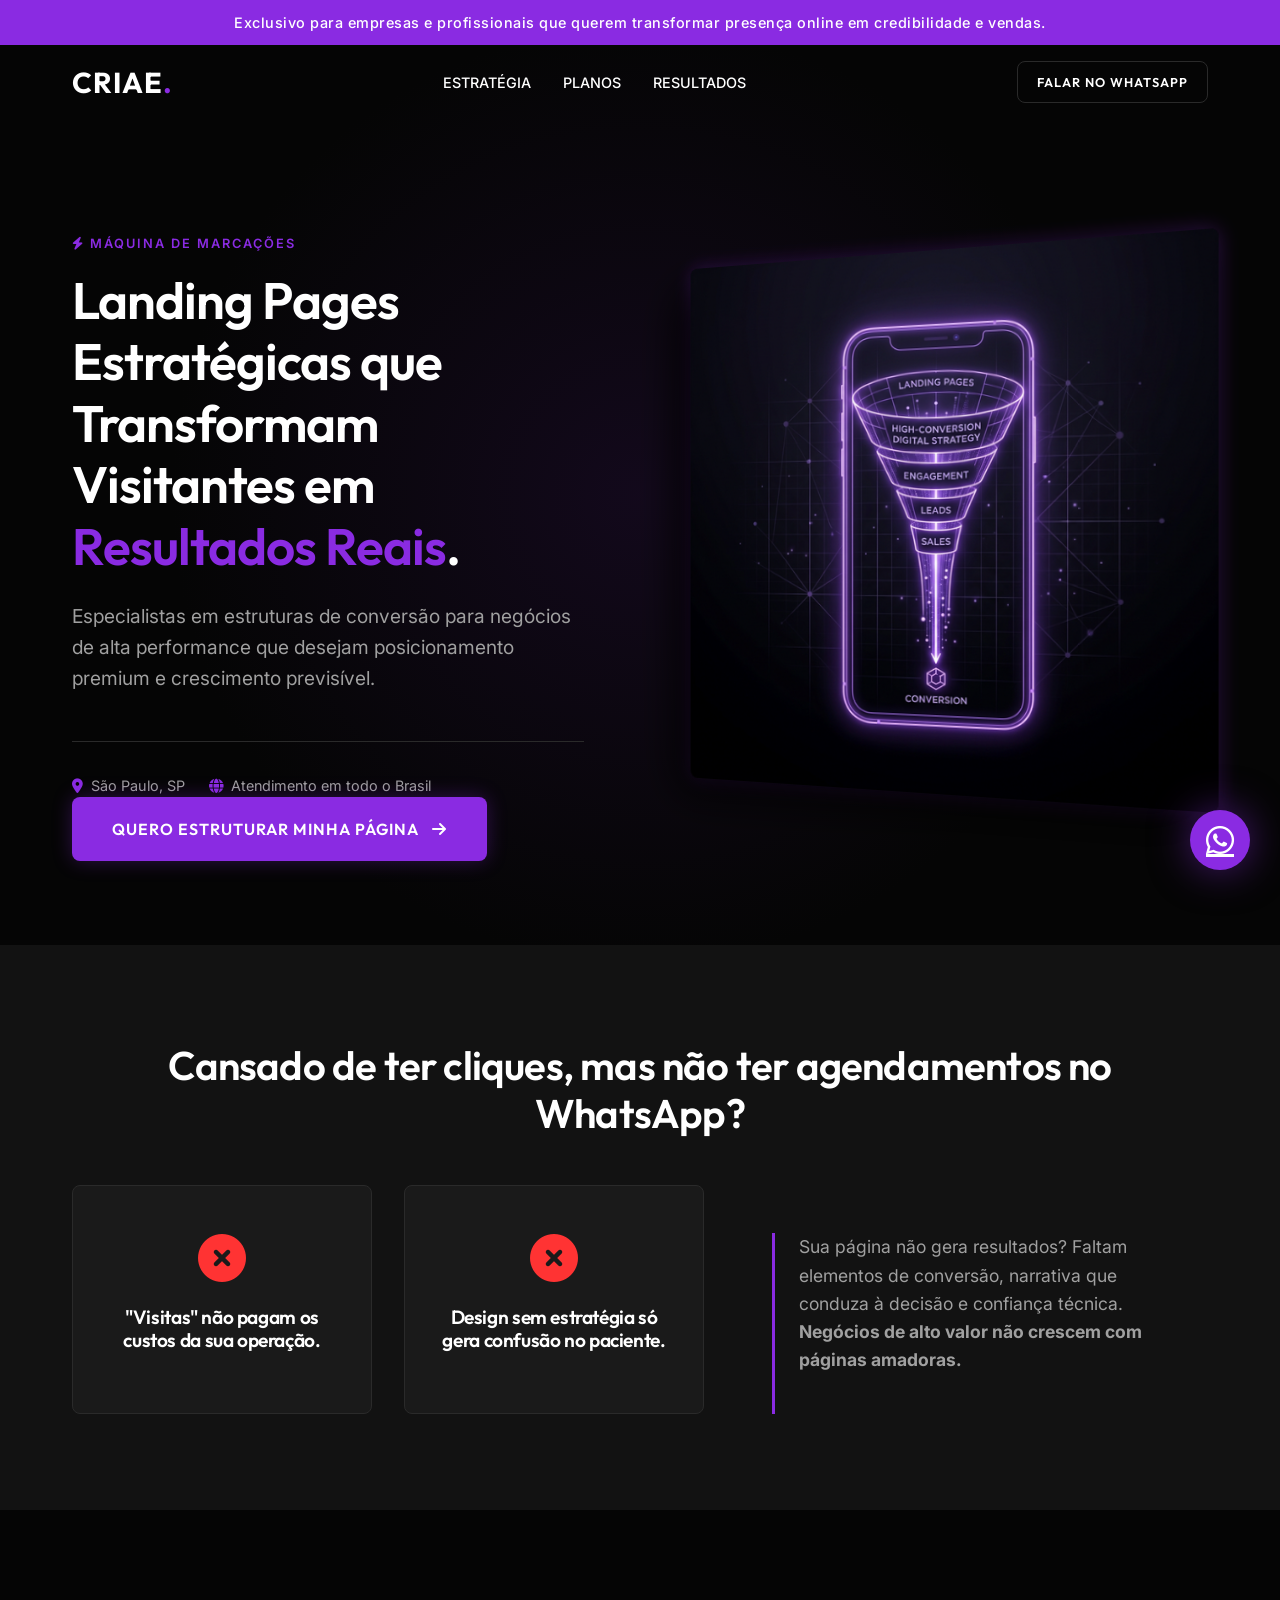
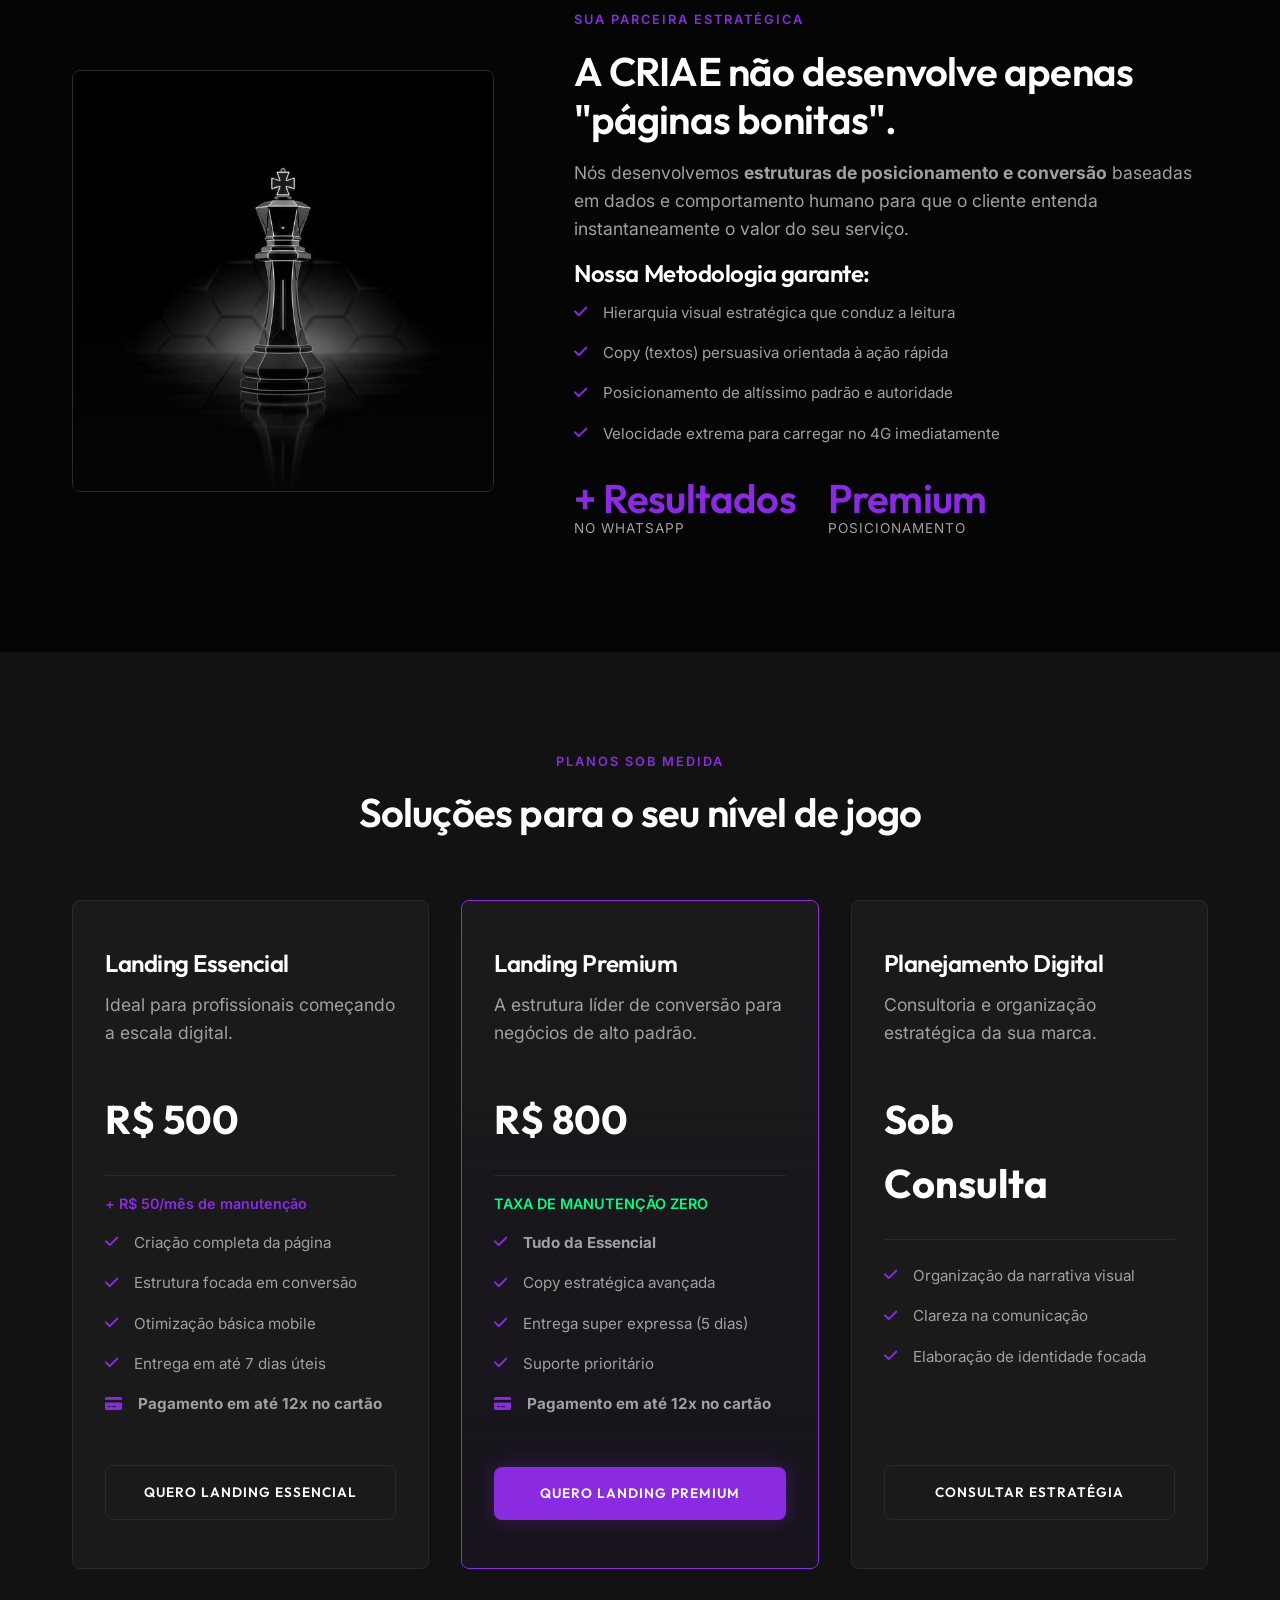
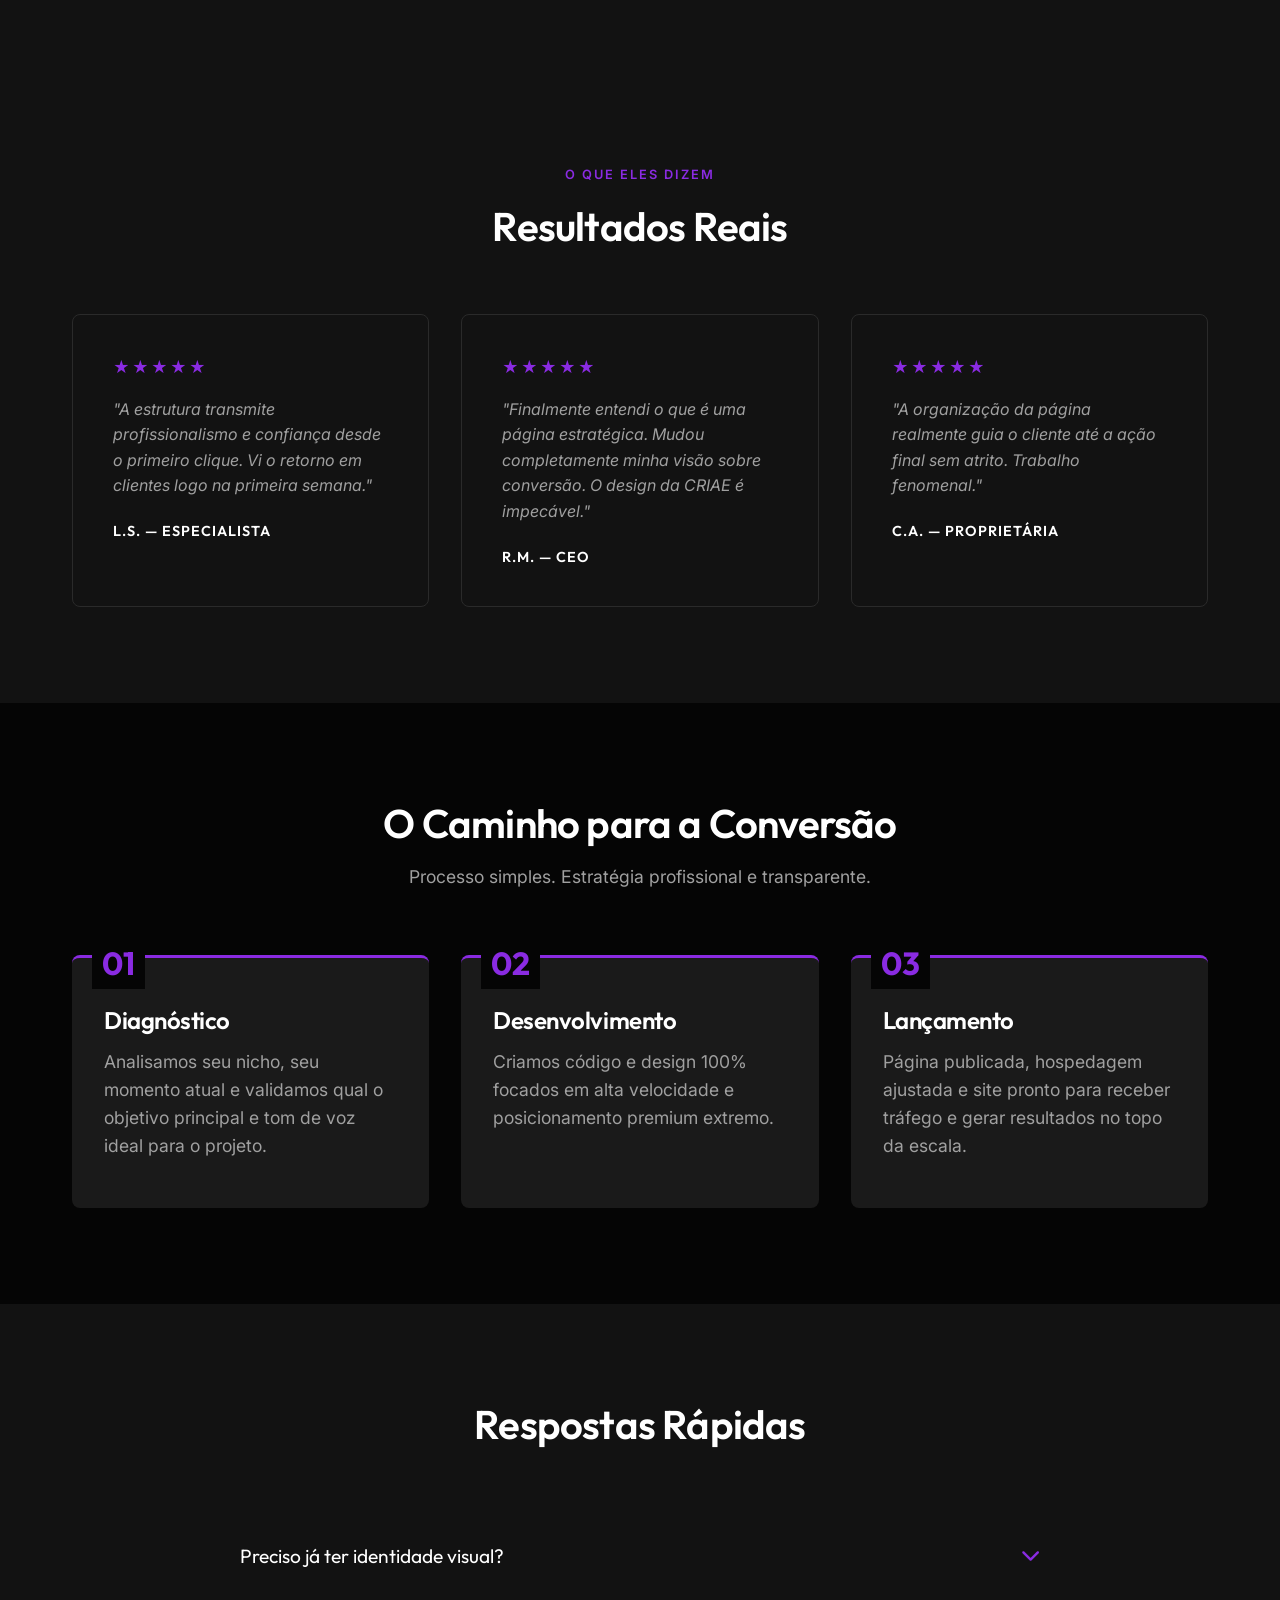
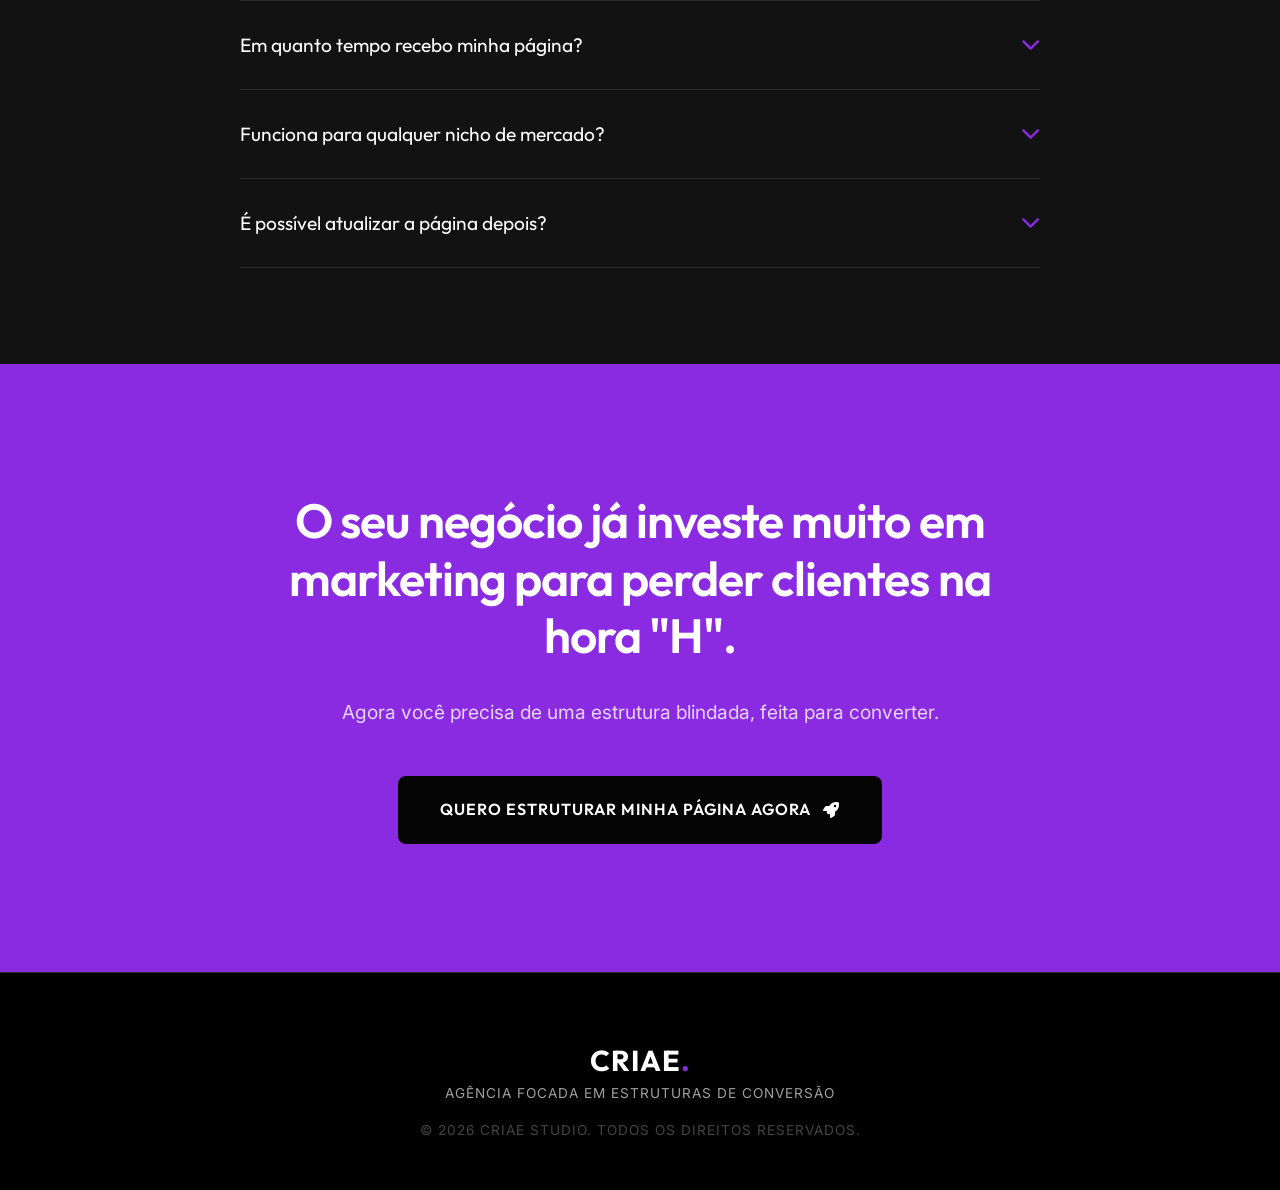
<file: index.html>
<!DOCTYPE html>
<html lang="pt-BR">

<head>
    <meta charset="UTF-8">
    <meta name="viewport" content="width=device-width, initial-scale=1.0">
    <title>CRIAE | Estruturas de Alta Conversão</title>
    <meta name="description"
        content="CRIAE desenvolve landing pages estratégicas focadas em conversão para empresas e profissionais de alto padrão. Estrutura premium com foco em resultados reais.">

    <!-- Google Fonts Modernas -->
    <link rel="preconnect" href="https://fonts.googleapis.com">
    <link rel="preconnect" href="https://fonts.gstatic.com" crossorigin>
    <link
        href="https://fonts.googleapis.com/css2?family=Inter:wght@300;400;500;600&family=Outfit:wght@300;400;500;600;700&display=swap"
        rel="stylesheet">

    <!-- Custom CSS -->
    <link rel="stylesheet" href="style.css">

    <!-- FontAwesome -->
    <link rel="stylesheet" href="https://cdnjs.cloudflare.com/ajax/libs/font-awesome/6.4.0/css/all.min.css">
</head>

<body>

    <!-- Top Alert (V4 Style) -->
    <div class="top-alert">
        Exclusivo para empresas e profissionais que querem transformar presença online em credibilidade e vendas.
    </div>

    <!-- Header / Navbar -->
    <header class="navbar">
        <div class="container nav-content">
            <div class="logo">
                <span class="logo-text">CRIAE<span>.</span></span>
            </div>

            <div class="nav-links">
                <a href="#problema">Estratégia</a>
                <a href="#servicos">Planos</a>
                <a href="#depoimentos">Resultados</a>
            </div>

            <a href="https://wa.me/5519998803750" target="_blank" class="btn btn-outline btn-sm">Falar no WhatsApp</a>
        </div>
    </header>

    <!-- Botão Flutuante WPP -->
    <a href="https://wa.me/5519998803750" target="_blank" class="btn-floating">
        <i class="fab fa-whatsapp"></i>
    </a>

    <!-- 1. HERO SECTION -->
    <section class="hero" id="hero">
        <div class="container hero-container">
            <div class="hero-content animate-on-scroll">
                <span class="subtitle"><i class="fas fa-bolt"></i> Máquina de Marcações</span>
                <h1>Landing Pages Estratégicas que Transformam Visitantes em <span>Resultados Reais</span>.</h1>
                <p>Especialistas em estruturas de conversão para negócios de alta performance que desejam posicionamento
                    premium e crescimento previsível.</p>

                <div class="badges-hero">
                    <div class="badge-item"><i class="fas fa-map-marker-alt"></i> São Paulo, SP</div>
                    <div class="badge-item"><i class="fas fa-globe"></i> Atendimento em todo o Brasil</div>
                </div>

                <div class="hero-actions">
                    <a href="https://wa.me/5519998803750" target="_blank" class="btn btn-primary">
                        Quero Estruturar Minha Página <i class="fas fa-arrow-right"></i>
                    </a>
                </div>
            </div>

            <div class="hero-image animate-on-scroll delay-1">
                <!-- Imagem ilustrativa forte, no lugar teremos mocapes/dashboards estrategicos depois -->
                <img src="hero-criae.png" alt="Estratégia Digital Estruturada">
            </div>
        </div>
    </section>

    <!-- 2. SECTION: O PROBLEMA DO CLIENTE (V4 Style) -->
    <section class="problem section-padding bg-dark" id="problema">
        <div class="container">
            <div class="section-header text-center animate-on-scroll">
                <h2>Cansado de ter cliques, mas não ter agendamentos no WhatsApp?</h2>
            </div>

            <div class="problem-cards animate-on-scroll delay-1">
                <!-- Bloco de ERRO 1 -->
                <div class="problem-card">
                    <i class="fas fa-times-circle"></i>
                    <h3>"Visitas" não pagam os custos da sua operação.</h3>
                </div>

                <!-- Bloco de ERRO 2 -->
                <div class="problem-card">
                    <i class="fas fa-times-circle"></i>
                    <h3>Design sem estratégia só gera confusão no paciente.</h3>
                </div>

                <!-- Resolução / Quebra de objeção -->
                <div class="problem-text-side">
                    <p>Sua página não gera resultados? Faltam elementos de conversão, narrativa que conduza à decisão e
                        confiança técnica. <strong>Negócios de alto valor não crescem com páginas amadoras.</strong></p>
                </div>
            </div>
        </div>
    </section>

    <!-- 3. SECTION: SOBRE A CRIAE -->
    <section class="about section-padding" id="sobre">
        <div class="container about-grid">
            <div class="about-photo animate-on-scroll">
                <!-- Foto abstrata de estratégia gerada via IA -->
                <img src="strategy-criae.png" alt="Estratégia e Conversão">
            </div>

            <div class="about-text animate-on-scroll delay-1">
                <span class="subtitle text-purple">Sua parceira Estratégica</span>
                <h2>A CRIAE não desenvolve apenas "páginas bonitas".</h2>
                <p>Nós desenvolvemos <strong>estruturas de posicionamento e conversão</strong> baseadas em dados e
                    comportamento humano para que o cliente entenda instantaneamente o valor do seu serviço.</p>

                <h3 class="mt-4">Nossa Metodologia garante:</h3>
                <div class="service-features mt-2">
                    <ul>
                        <li><i class="fas fa-check"></i> Hierarquia visual estratégica que conduz a leitura</li>
                        <li><i class="fas fa-check"></i> Copy (textos) persuasiva orientada à ação rápida</li>
                        <li><i class="fas fa-check"></i> Posicionamento de altíssimo padrão e autoridade</li>
                        <li><i class="fas fa-check"></i> Velocidade extrema para carregar no 4G imediatamente</li>
                    </ul>
                </div>

                <div class="stats-grid">
                    <div class="stat-item">
                        <h4>+ Resultados</h4>
                        <p>No WhatsApp</p>
                    </div>
                    <div class="stat-item">
                        <h4>Premium</h4>
                        <p>Posicionamento</p>
                    </div>
                </div>
            </div>
        </div>
    </section>

    <!-- 4. SECTION: SERVIÇOS E PLANOS -->
    <section class="services section-padding bg-dark" id="servicos">
        <div class="container">
            <div class="section-header text-center animate-on-scroll">
                <span class="subtitle">Planos sob medida</span>
                <h2>Soluções para o seu nível de jogo</h2>
            </div>

            <div class="services-grid">

                <!-- Plano 1 -->
                <div class="service-card animate-on-scroll">
                    <h3>Landing Essencial</h3>
                    <p>Ideal para profissionais começando a escala digital.</p>
                    <div class="service-price">R$ 500</div>
                    <p style="color: var(--accent-color); font-weight: 600; margin-top: -0.5rem; font-size: 0.9rem;">+ R$ 50/mês de manutenção</p>

                    <ul class="service-features">
                        <li><i class="fas fa-check"></i> Criação completa da página</li>
                        <li><i class="fas fa-check"></i> Estrutura focada em conversão</li>
                        <li><i class="fas fa-check"></i> Otimização básica mobile</li>
                        <li><i class="fas fa-check"></i> Entrega em até 7 dias úteis</li>
                        <li><i class="fas fa-credit-card"></i> <strong>Pagamento em até 12x no cartão</strong></li>
                    </ul>

                    <a href="https://wa.me/5519998803750?text=Quero%20minha%20Landing%20Essencial" target="_blank"
                        class="btn btn-outline">Quero Landing Essencial</a>
                </div>

                <!-- Plano 2 (Destaque) -->
                <div class="service-card highlight animate-on-scroll delay-1">
                    <h3>Landing Premium</h3>
                    <p>A estrutura líder de conversão para negócios de alto padrão.</p>
                    <div class="service-price">R$ 800</div>
                    <p style="color: #00FF88; font-weight: 600; margin-top: -0.5rem; font-size: 0.9rem;">TAXA DE MANUTENÇÃO ZERO</p>

                    <ul class="service-features">
                        <li><i class="fas fa-check"></i> <strong>Tudo da Essencial</strong></li>
                        <li><i class="fas fa-check"></i> Copy estratégica avançada</li>
                        <li><i class="fas fa-check"></i> Entrega super expressa (5 dias)</li>
                        <li><i class="fas fa-check"></i> Suporte prioritário</li>
                        <li><i class="fas fa-credit-card"></i> <strong>Pagamento em até 12x no cartão</strong></li>
                    </ul>

                    <a href="https://wa.me/5519998803750?text=Quero%20minha%20Landing%20Premium" target="_blank"
                        class="btn btn-primary">Quero Landing Premium</a>
                </div>

                <!-- Serviço Extra -->
                <div class="service-card animate-on-scroll delay-2">
                    <h3>Planejamento Digital</h3>
                    <p>Consultoria e organização estratégica da sua marca.</p>
                    <div class="service-price">Sob<br>Consulta</div>

                    <ul class="service-features">
                        <li><i class="fas fa-check"></i> Organização da narrativa visual</li>
                        <li><i class="fas fa-check"></i> Clareza na comunicação</li>
                        <li><i class="fas fa-check"></i> Elaboração de identidade focada</li>
                    </ul>

                    <a href="https://wa.me/5519998803750?text=Quero%20estruturar%20meu%20posicionamento" target="_blank"
                        class="btn btn-outline">Consultar Estratégia</a>
                </div>

            </div>
        </div>
    </section>



    <!-- 6. SECTION: PROVAS SOCIAIS (Estrutural) -->
    <section class="testimonials section-padding bg-dark" id="depoimentos">
        <div class="container">
            <div class="section-header text-center animate-on-scroll">
                <span class="subtitle">O que eles dizem</span>
                <h2>Resultados Reais</h2>
            </div>

            <div class="testimonials-grid">
                <div class="test-card animate-on-scroll">
                    <div class="stars">★★★★★</div>
                    <p>"A estrutura transmite profissionalismo e confiança desde o primeiro clique. Vi o retorno em
                        clientes logo na primeira semana."</p>
                    <h5>L.S. — Especialista</h5>
                </div>

                <div class="test-card animate-on-scroll delay-1">
                    <div class="stars">★★★★★</div>
                    <p>"Finalmente entendi o que é uma página estratégica. Mudou completamente minha visão sobre
                        conversão. O design da CRIAE é impecável."</p>
                    <h5>R.M. — CEO</h5>
                </div>

                <div class="test-card animate-on-scroll delay-2">
                    <div class="stars">★★★★★</div>
                    <p>"A organização da página realmente guia o cliente até a ação final sem atrito. Trabalho
                        fenomenal."</p>
                    <h5>C.A. — Proprietária</h5>
                </div>
            </div>
        </div>
    </section>

    <!-- 7. SECTION: COMO FUNCIONA -->
    <section class="how-it-works section-padding" id="processo">
        <div class="container">
            <div class="section-header text-center animate-on-scroll">
                <h2>O Caminho para a Conversão</h2>
                <p>Processo simples. Estratégia profissional e transparente.</p>
            </div>

            <div class="steps-grid">
                <div class="step-item animate-on-scroll">
                    <span class="step-number">01</span>
                    <h3>Diagnóstico</h3>
                    <p>Analisamos seu nicho, seu momento atual e validamos qual o objetivo principal e tom de voz ideal
                        para o projeto.</p>
                </div>

                <div class="step-item animate-on-scroll delay-1">
                    <span class="step-number">02</span>
                    <h3>Desenvolvimento</h3>
                    <p>Criamos código e design 100% focados em alta velocidade e posicionamento premium extremo.</p>
                </div>

                <div class="step-item animate-on-scroll delay-2">
                    <span class="step-number">03</span>
                    <h3>Lançamento</h3>
                    <p>Página publicada, hospedagem ajustada e site pronto para receber tráfego e gerar resultados no topo
                        da escala.</p>
                </div>
            </div>
        </div>
    </section>

    <!-- 8. SECTION: FAQ -->
    <section class="faq-section section-padding bg-dark" id="faq">
        <div class="container">
            <div class="section-header text-center animate-on-scroll">
                <h2>Respostas Rápidas</h2>
            </div>

            <div class="faq-container animate-on-scroll delay-1">
                <div class="faq-item">
                    <button class="faq-question">Preciso já ter identidade visual? <i
                            class="fas fa-chevron-down"></i></button>
                    <div class="faq-answer">
                        <p>Não obrigatoriamente. Durante o alinhamento, podemos trabalhar com cores baseadas no seu
                            segmento e adaptar ou mesmo sugerir uma comunicação estratégica limpa.</p>
                    </div>
                </div>

                <div class="faq-item">
                    <button class="faq-question">Em quanto tempo recebo minha página? <i
                            class="fas fa-chevron-down"></i></button>
                    <div class="faq-answer">
                        <p>Nosso fluxo de entrega é super otimizado. Dependendo das suas aprovações e do plano
                            escolhido, você verá seu ambiente de conversão pronto e no ar em 5 a 7 dias úteis.</p>
                    </div>
                </div>

                <div class="faq-item">
                    <button class="faq-question">Funciona para qualquer nicho de mercado? <i
                            class="fas fa-chevron-down"></i></button>
                    <div class="faq-answer">
                        <p>Sim. Atendemos profissionais liberais, prestadores de serviços, agências e negócios B2B que 
                            buscam um posicionamento inigualável e conversão real no digital.
                        </p>
                    </div>
                </div>

                <div class="faq-item">
                    <button class="faq-question">É possível atualizar a página depois? <i
                            class="fas fa-chevron-down"></i></button>
                    <div class="faq-answer">
                        <p>Sim! Construímos nossos projetos pensando na escalabilidade. Ao longo dos meses você pode nos
                            solicitar adições de novas seções, vídeos ou textos conforme seu negócio cresce.</p>
                    </div>
                </div>
            </div>
        </div>
    </section>

    <!-- 9. SECTION: FINAL CTA -->
    <section class="final-cta animate-on-scroll" id="agendar">
        <div class="container">
            <h2>O seu negócio já investe muito em marketing para perder clientes na hora "H".</h2>
            <p style="color: rgba(255,255,255,0.8); font-size:1.2rem; margin-bottom: 3rem;">Agora você precisa de uma
                estrutura blindada, feita para converter.</p>

            <a href="https://wa.me/5519998803750" target="_blank" class="btn btn-primary">
                Quero Estruturar Minha Página Agora <i class="fas fa-rocket"></i>
            </a>
        </div>
    </section>

    <!-- Footer -->
    <footer class="footer">
        <div class="container text-center">
            <div class="logo mb-2">
                <span class="logo-text">CRIAE<span class="text-purple">.</span></span>
            </div>
            <p class="footer-text mt-3">Agência focada em estruturas de conversão</p>
            <p class="footer-text" style="color: #444; margin-top:0.5rem">© 2026 CRIAE Studio. Todos os direitos
                reservados.</p>
        </div>
    </footer>

    <!-- Script JS -->
    <script src="main.js"></script>
</body>

</html>
</file>
<file: style.css>
/* =========================================
   CRIAE - Premium Dark Mode CSS Styles
   ========================================= */

/* Variáveis CSS */
:root {
  /* Paleta Dark Premium */
  --bg-color: #050505;
  /* Preto absoluto/carbono */
  --bg-light: #121212;
  /* Fundo secundário para seções alternadas */
  --bg-card: #1A1A1A;
  /* Fundo para cards */
  --primary-color: #FFFFFF;
  /* Branco puro para textos primários e alto contraste */
  --accent-color: #8A2BE2;
  /* Roxo Neon Premium (substituindo #6A0DAD por um com mais "glow" em fundo preto) */
  --accent-hover: #9D4EDD;
  --accent-muted: rgba(138, 43, 226, 0.15);
  /* Roxo translúcido para fundos sutis */
  --text-dark: #FFFFFF;
  /* Alias para primary-color em dark mode */
  --text-light: #A0A0A0;
  /* Cinza platina para parágrafos */
  --border-color: #2A2A2A;
  /* Linhas de divisão sutis em dark mode */
  --error: #FF3333;
  /* Ícones de erro (como na ref. da V4) */

  /* Fontes Modernas (Como na v4) */
  --font-heading: 'Outfit', sans-serif;
  --font-body: 'Inter', sans-serif;

  /* Sombras Modernas (Glow) */
  --shadow-purple: 0 0 20px rgba(138, 43, 226, 0.3);
  --shadow-purple-strong: 0 0 40px rgba(138, 43, 226, 0.5);

  /* Transições Base */
  --transition: all 0.4s cubic-bezier(0.16, 1, 0.3, 1);

  /* Arredondamento */
  --radius: 8px;
  /* Cantos um pouco mais retos estilo V4/Agências */
}

/* Reset Genérico */
* {
  margin: 0;
  padding: 0;
  box-sizing: border-box;
}

html {
  scroll-behavior: smooth;
}

body {
  font-family: var(--font-body);
  color: var(--text-dark);
  background-color: var(--bg-color);
  line-height: 1.6;
  overflow-x: hidden;
  -webkit-font-smoothing: antialiased;
}

/* Tipografia */
h1,
h2,
h3,
h4,
h5,
h6 {
  font-family: var(--font-heading);
  color: var(--primary-color);
  font-weight: 600;
  /* Mais peso para impacto estilo V4 */
  line-height: 1.2;
  letter-spacing: -0.02em;
}

h1 {
  font-size: 3.5rem;
  margin-bottom: 1.5rem;
}

h1 span {
  color: var(--accent-color);
}

h2 {
  font-size: 2.5rem;
  margin-bottom: 1rem;
}

h3 {
  font-size: 1.5rem;
  margin-bottom: 0.8rem;
}

p {
  margin-bottom: 1rem;
  color: var(--text-light);
  font-size: 1.1rem;
  font-weight: 400;
}

.subtitle {
  display: inline-block;
  font-family: var(--font-body);
  text-transform: uppercase;
  letter-spacing: 2px;
  font-size: 0.8rem;
  color: var(--accent-color);
  font-weight: 600;
  margin-bottom: 1rem;
}

.text-purple {
  color: var(--accent-color) !important;
}

.text-white {
  color: var(--primary-color) !important;
}

/* Utilitários */
.container {
  max-width: 1200px;
  /* Alinhado ao centro como na imagem de ref */
  margin: 0 auto;
  padding: 0 2rem;
}

.section-padding {
  padding: 6rem 0;
}

.text-center {
  text-align: center;
}

.bg-dark {
  background-color: var(--bg-light);
}

.border-top {
  border-top: 1px solid var(--border-color);
}

/* Top Bar Alert (Semelhante ao topo vermelho da V4, mas em roxo ou sutil) */
.top-alert {
  background-color: var(--accent-color);
  color: var(--white);
  text-align: center;
  padding: 0.7rem 1.5rem;
  font-size: 0.9rem;
  font-weight: 500;
  letter-spacing: 0.5px;
  /* Removido uppercase para respeitar a vontade do usuário */
}

/* Navbar */
.navbar {
  position: absolute;
  /* Não fixed por padrão caso queira o top-alert limpo */
  top: 35px;
  /* abaixo do alert */
  left: 0;
  width: 100%;
  z-index: 1000;
  padding: 1.5rem 0;
  background: transparent;
  transition: var(--transition);
}

.navbar.scrolled {
  position: fixed;
  top: 0;
  background: rgba(5, 5, 5, 0.95);
  backdrop-filter: blur(10px);
  border-bottom: 1px solid var(--border-color);
  padding: 1rem 0;
}

.nav-content {
  display: flex;
  justify-content: space-between;
  align-items: center;
}

.logo-text {
  font-family: var(--font-heading);
  font-size: 1.8rem;
  font-weight: 700;
  color: var(--primary-color);
  letter-spacing: 1px;
}

.logo-text span {
  color: var(--accent-color);
}

/* Links Nav (Opcional, inspirado na V4) */
.nav-links {
  display: flex;
  gap: 2rem;
}

.nav-links a {
  color: var(--primary-color);
  text-decoration: none;
  font-size: 0.9rem;
  font-weight: 500;
  text-transform: uppercase;
  transition: var(--transition);
}

.nav-links a:hover {
  color: var(--accent-color);
}

/* Botões */
.btn {
  display: inline-flex;
  align-items: center;
  justify-content: center;
  gap: 0.8rem;
  padding: 1.2rem 2.5rem;
  font-family: var(--font-heading);
  font-weight: 600;
  font-size: 1rem;
  text-transform: uppercase;
  letter-spacing: 1px;
  text-decoration: none;
  border-radius: var(--radius);
  transition: var(--transition);
  cursor: pointer;
  border: none;
}

.btn-primary {
  background-color: var(--accent-color);
  color: var(--white);
  box-shadow: var(--shadow-purple);
}

.btn-primary:hover {
  background-color: var(--accent-hover);
  transform: translateY(-2px);
  box-shadow: var(--shadow-purple-strong);
}

.btn-outline {
  background-color: transparent;
  color: var(--primary-color);
  border: 1px solid var(--border-color);
}

.btn-outline:hover {
  border-color: var(--accent-color);
  color: var(--accent-color);
  background-color: var(--accent-muted);
}

.btn-ghost {
  background-color: transparent;
  color: var(--primary-color);
  border-bottom: 2px solid var(--accent-color);
  padding: 0.5rem 0;
  border-radius: 0;
}

.btn-ghost:hover {
  border-bottom-color: var(--white);
}

.btn-sm {
  padding: 0.6rem 1.2rem;
  font-size: 0.8rem;
}

/* Flutuante WPP */
.btn-floating {
  position: fixed;
  bottom: 30px;
  right: 30px;
  width: 60px;
  height: 60px;
  background-color: var(--accent-color);
  color: var(--white);
  border-radius: 50%;
  display: flex;
  align-items: center;
  justify-content: center;
  font-size: 2rem;
  box-shadow: var(--shadow-purple-strong);
  z-index: 9999;
  transition: var(--transition);
}

.btn-floating:hover {
  transform: scale(1.1);
}

/* Hero Section */
.hero {
  min-height: 100vh;
  display: flex;
  align-items: center;
  position: relative;
  padding-top: 100px;
  /* Fundo escuro com gradiente radial sutil roxo no centro */
  background: radial-gradient(circle at 50% 50%, rgba(138, 43, 226, 0.1) 0%, rgba(5, 5, 5, 1) 60%);
}

.hero-container {
  display: grid;
  grid-template-columns: 1fr 1fr;
  gap: 3rem;
  align-items: center;
}

.hero-content {
  padding-right: 2rem;
}

.hero-content h1 {
  font-size: 3.2rem;
}

.hero-content p {
  font-size: 1.2rem;
  margin-bottom: 2.5rem;
}

.badges-hero {
  display: flex;
  gap: 1.5rem;
  margin-top: 3rem;
  padding-top: 2rem;
  border-top: 1px solid var(--border-color);
}

.badge-item {
  display: flex;
  align-items: center;
  gap: 0.5rem;
  font-size: 0.9rem;
  color: var(--text-light);
}

.badge-item i {
  color: var(--accent-color);
}

.hero-image {
  position: relative;
}

.hero-image img {
  width: 100%;
  height: auto;
  border-radius: var(--radius);
  /* simular tela / mockup enviesado estilo V4 */
  transform: perspective(1000px) rotateY(-15deg) translateY(-20px);
  box-shadow: -20px 20px 50px rgba(0, 0, 0, 0.8), var(--shadow-purple);
  transition: var(--transition);
}

.hero-image:hover img {
  transform: perspective(1000px) rotateY(-5deg) translateY(-10px);
  box-shadow: -10px 10px 30px rgba(0, 0, 0, 0.9), var(--shadow-purple-strong);
}

/* Problem Section - Estilo V4 Cards Cancelados X */
.problem-cards {
  display: flex;
  justify-content: center;
  gap: 2rem;
  margin-top: 3rem;
}

.problem-card {
  background-color: var(--bg-card);
  border: 1px solid var(--border-color);
  padding: 3rem 2rem;
  border-radius: var(--radius);
  text-align: center;
  width: 300px;
  transition: var(--transition);
}

.problem-card:hover {
  border-color: var(--accent-color);
  box-shadow: var(--shadow-purple);
}

.problem-card i {
  font-size: 3rem;
  color: var(--error);
  margin-bottom: 1.5rem;
}

.problem-card h3 {
  font-size: 1.2rem;
  color: var(--primary-color);
}

.problem-text-side {
  max-width: 400px;
  margin: 3rem auto 0;
  text-align: left;
  border-left: 3px solid var(--accent-color);
  padding-left: 1.5rem;
}

.problem-text-side p {
  font-size: 1.1rem;
  color: var(--text-light);
  margin: 0;
}

/* About CRIAE */
.about-grid {
  display: grid;
  grid-template-columns: 0.8fr 1.2fr;
  gap: 5rem;
  align-items: center;
}

.about-photo {
  border-radius: var(--radius);
  border: 1px solid var(--border-color);
  overflow: hidden;
  position: relative;
}

.about-photo::after {
  content: '';
  position: absolute;
  bottom: 0;
  left: 0;
  right: 0;
  height: 50%;
  background: linear-gradient(transparent, var(--bg-color));
}

.about-photo img {
  width: 100%;
  display: block;
  filter: grayscale(100%) contrast(1.2);
}

.stats-grid {
  display: flex;
  gap: 2rem;
  margin-top: 2rem;
}

.stat-item h4 {
  font-size: 2.5rem;
  color: var(--accent-color);
  margin-bottom: 0;
  line-height: 1;
}

.stat-item p {
  font-size: 0.85rem;
  text-transform: uppercase;
  letter-spacing: 1px;
}

/* Services Modulos Pricing */
.services-grid {
  display: grid;
  grid-template-columns: repeat(3, 1fr);
  gap: 2rem;
  margin-top: 4rem;
}

.service-card {
  background-color: var(--bg-card);
  border: 1px solid var(--border-color);
  border-radius: var(--radius);
  padding: 3rem 2rem;
  position: relative;
  transition: var(--transition);
  display: flex;
  flex-direction: column;
}

.service-card:hover {
  transform: translateY(-10px);
  border-color: var(--accent-color);
  box-shadow: var(--shadow-purple);
}

.service-card.highlight {
  background: linear-gradient(180deg, var(--bg-card) 0%, rgba(138, 43, 226, 0.05) 100%);
  border-color: var(--accent-color);
}

.service-price {
  font-family: var(--font-heading);
  font-size: 2.5rem;
  font-weight: 700;
  color: var(--white);
  margin: 1.5rem 0;
  padding-bottom: 1.5rem;
  border-bottom: 1px solid var(--border-color);
}

.service-features {
  list-style: none;
  flex-grow: 1;
  margin-bottom: 2rem;
}

.service-features li {
  margin-bottom: 1rem;
  display: flex;
  gap: 1rem;
  font-size: 0.95rem;
  color: var(--text-light);
}

.service-features i {
  color: var(--accent-color);
  margin-top: 0.2rem;
}

.service-card .btn {
  width: 100%;
  padding: 1rem;
  font-size: 0.85rem;
}

/* Showcase / Mockups */
.showcase-container {
  background-color: var(--bg-card);
  border-radius: var(--radius);
  padding: 4rem;
  border: 1px solid var(--border-color);
  text-align: center;
  position: relative;
  overflow: hidden;
}

.showcase-container::before {
  content: '';
  position: absolute;
  top: -50%;
  left: -50%;
  width: 200%;
  height: 200%;
  background: radial-gradient(circle at center, rgba(138, 43, 226, 0.1) 0%, transparent 50%);
  pointer-events: none;
}

.mockup-area {
  margin-top: 3rem;
  height: 400px;
  background: rgba(0, 0, 0, 0.5);
  border: 1px dashed var(--border-color);
  border-radius: var(--radius);
  display: flex;
  align-items: center;
  justify-content: center;
  color: var(--text-light);
  font-family: var(--font-heading);
  font-size: 1.2rem;
  letter-spacing: 2px;
  text-transform: uppercase;
}

/* Testimonials / Provas Sociais */
.testimonials-grid {
  display: grid;
  grid-template-columns: repeat(3, 1fr);
  gap: 2rem;
  margin-top: 4rem;
}

.test-card {
  background-color: transparent;
  border: 1px solid var(--border-color);
  padding: 2.5rem;
  border-radius: var(--radius);
}

.test-card .stars {
  color: var(--accent-color);
  letter-spacing: 2px;
  margin-bottom: 1rem;
}

.test-card p {
  font-size: 1rem;
  font-style: italic;
  color: var(--text-light);
  margin-bottom: 1.5rem;
}

.test-card h5 {
  font-size: 0.9rem;
  text-transform: uppercase;
  letter-spacing: 1px;
  color: var(--white);
}

/* Flow/Steps */
.steps-grid {
  display: grid;
  grid-template-columns: repeat(3, 1fr);
  gap: 2rem;
  margin-top: 4rem;
}

.step-item {
  position: relative;
  padding: 2rem;
  background-color: var(--bg-card);
  border-radius: var(--radius);
  border-top: 3px solid var(--accent-color);
}

.step-number {
  position: absolute;
  top: -20px;
  left: 20px;
  background: var(--bg-color);
  color: var(--accent-color);
  font-family: var(--font-heading);
  font-size: 2rem;
  font-weight: 700;
  padding: 0 10px;
}

.step-item h3 {
  margin-top: 1rem;
}

/* FAQ Accordion Dark */
.faq-container {
  max-width: 800px;
  margin: 4rem auto 0;
}

.faq-item {
  border-bottom: 1px solid var(--border-color);
}

.faq-question {
  width: 100%;
  text-align: left;
  background: none;
  border: none;
  font-family: var(--font-heading);
  font-weight: 400;
  font-size: 1.2rem;
  color: var(--white);
  cursor: pointer;
  display: flex;
  justify-content: space-between;
  align-items: center;
  padding: 2rem 0;
  outline: none;
}

.faq-question i {
  color: var(--accent-color);
  transition: transform 0.4s ease;
}

.faq-question.active i {
  transform: rotate(180deg);
}

.faq-answer {
  max-height: 0;
  overflow: hidden;
  transition: max-height 0.4s ease;
}

.faq-answer p {
  padding-bottom: 2rem;
  color: var(--text-light);
}

/* Final CTA */
.final-cta {
  background-color: var(--accent-color);
  padding: 8rem 0;
  text-align: center;
}

.final-cta h2 {
  color: var(--white);
  font-size: 3rem;
  max-width: 800px;
  margin: 0 auto 2rem;
}

.final-cta .btn {
  background-color: var(--bg-color);
  color: var(--white);
  border: 2px solid var(--bg-color);
  box-shadow: none;
}

.final-cta .btn:hover {
  background-color: transparent;
  border-color: var(--white);
  color: var(--white);
}

/* Footer */
.footer {
  padding: 4rem 0 2rem;
  background-color: #000;
  border-top: 1px solid var(--border-color);
}

.footer-text {
  font-size: 0.85rem;
  color: var(--text-light);
  text-transform: uppercase;
  letter-spacing: 1px;
}

/* Animações */
.animate-on-scroll {
  opacity: 0;
  transform: translateY(30px);
  transition: opacity 1s cubic-bezier(0.16, 1, 0.3, 1), transform 1s cubic-bezier(0.16, 1, 0.3, 1);
}

.animate-on-scroll.visible {
  opacity: 1;
  transform: translateY(0);
}

.delay-1 {
  transition-delay: 0.1s;
}

.delay-2 {
  transition-delay: 0.2s;
}

.delay-3 {
  transition-delay: 0.3s;
}

/* Responsividade Mobile */
@media (max-width: 992px) {
  h1 {
    font-size: 2.5rem;
  }

  h2 {
    font-size: 2rem;
  }

  .hero-container,
  .about-grid {
    grid-template-columns: 1fr;
    gap: 3rem;
  }

  .hero-image {
    max-width: 600px;
    margin: 0 auto;
  }

  .hero-image img {
    transform: perspective(1000px) rotateY(0) translateY(0);
  }

  .services-grid,
  .testimonials-grid,
  .steps-grid {
    grid-template-columns: 1fr;
  }

  .problem-cards {
    flex-direction: column;
    align-items: center;
  }

  .problem-text-side {
    text-align: center;
    border-left: none;
    border-top: 3px solid var(--accent-color);
    padding-top: 1.5rem;
    padding-left: 0;
    margin-top: 2rem;
  }

  .nav-links {
    display: none;
  }

  /* Otimizações detalhadas de Mobile */
  .stats-grid {
    gap: 1rem;
    flex-wrap: wrap;
  }

  .stat-item h4 {
    font-size: 1.7rem;
    word-break: keep-all;
    white-space: nowrap;
  }

  .stat-item p {
    font-size: 0.75rem;
  }

  .navbar {
    padding: 1rem 0;
  }
}
</file>
